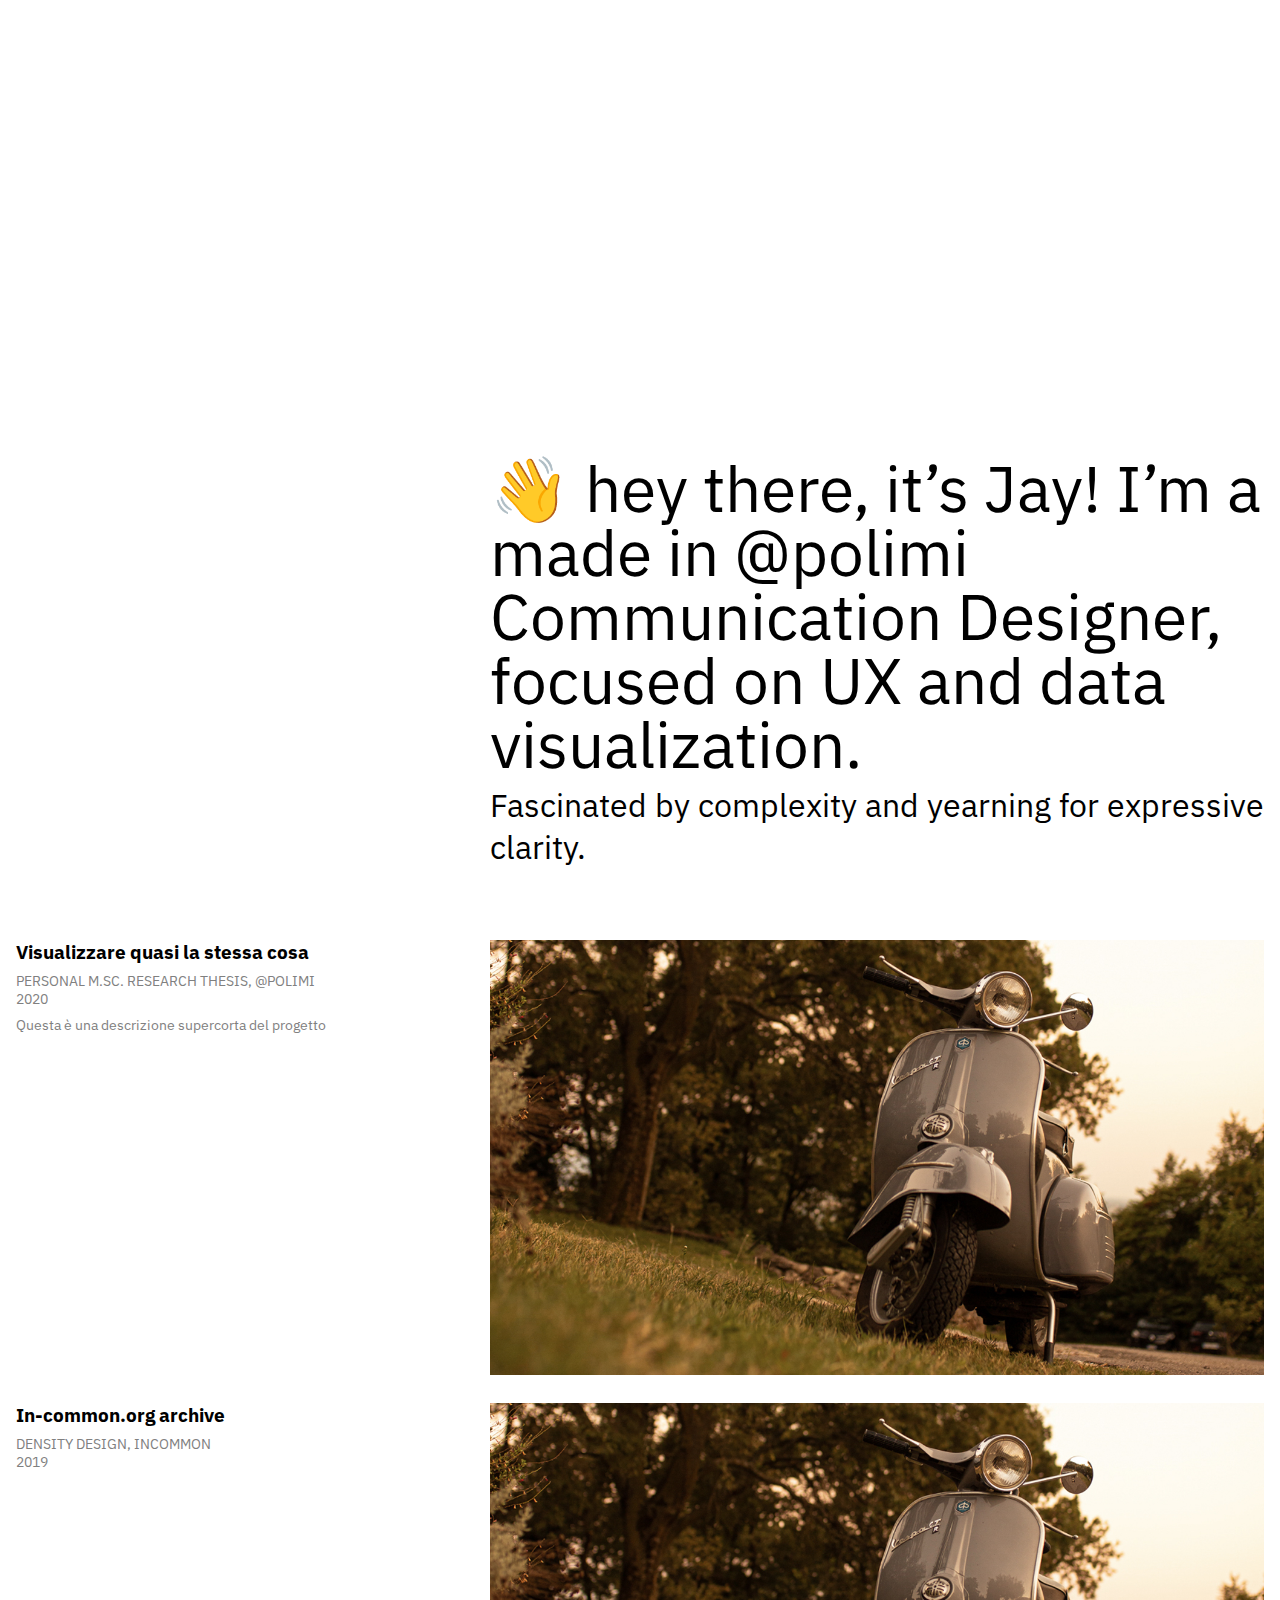
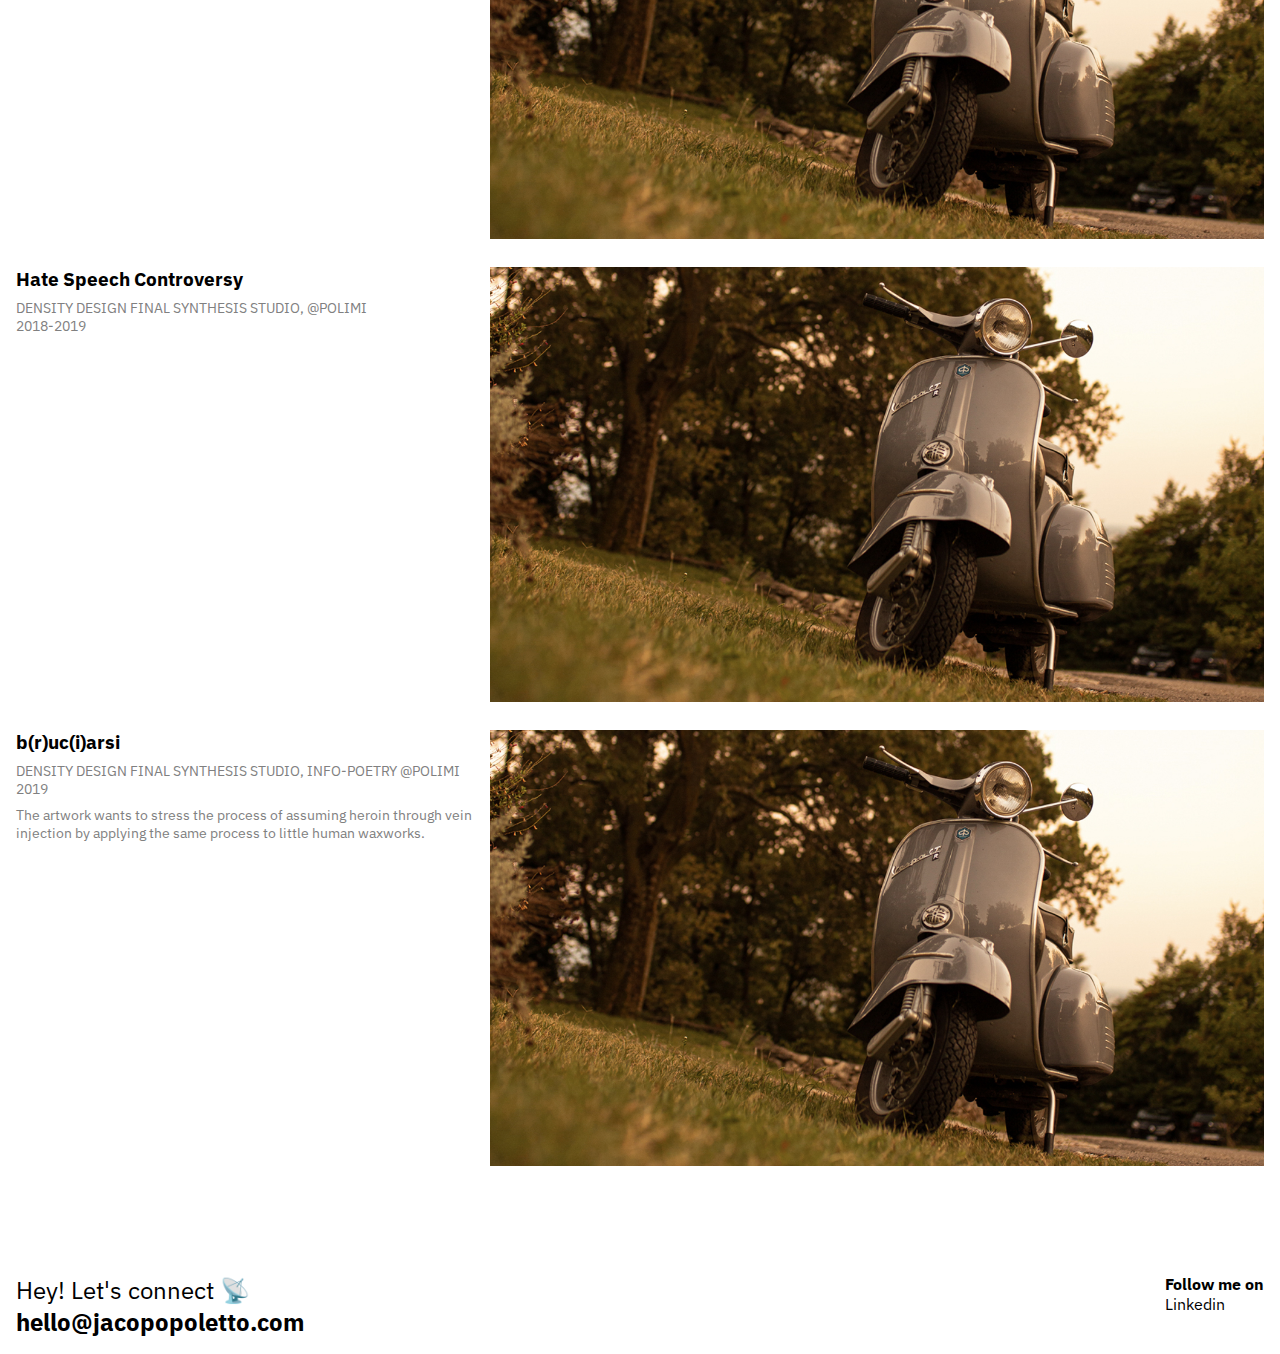
<file: index.html>
<!DOCTYPE html>
<html lang="en">
<head>
    <meta charset="UTF-8">
    <meta name="viewport" content="width=device-width, initial-scale=1.0">
    <title>Jacopo Poletto - Commmunication Designer</title>
    <link href="https://fonts.googleapis.com/css2?family=IBM+Plex+Sans:ital,wght@0,400;0,700;1,400&display=swap" rel="stylesheet">
    <link rel="stylesheet" href="/style.css">
    <script scr="nav.js"></script>
</head>

<body>
    
    <header>
        <div class="header-container">
            <h1>👋 hey there, it’s Jay! I’m a made in @polimi Communication Designer, focused on UX and data visualization.</h1>
            <h2>Fascinated by complexity and yearning for expressive clarity.</h2>
        </div>
    </header>
    <main>
        <div class="selected-project-container">
            <div class="selected-project-info">
                <h3>Visualizzare quasi la stessa cosa</h3>
                <p>Personal M.Sc. Research Thesis, <a href="https://www.design.polimi.it/it">@polimi</a><br>2020</p>
                <p class="project-super-short">Questa è una descrizione supercorta del progetto</p>
            </div>
            <a href="/projects/visualizzare-quasi-la-stessa-cosa.html">
                <figure>
                    <img src="/assets/img/project.jpg">
                </figure>
            </a>
        </div>

        <div class="selected-project-container">
            <div class="selected-project-info">
                <h3>In-common.org archive</h3>
                <p>Density Design, incommon<br>2019</p>
            </div>
            <a href="#">
                <figure>
                    <img src="/assets/img/project.jpg">
                </figure>
            </a>
        </div>

        <div class="selected-project-container">
            <div class="selected-project-info">
                <h3>Hate Speech Controversy</h3>
                <p>Density Design Final Synthesis Studio, <a href="https://www.design.polimi.it/it">@polimi</a><br>2018-2019</p>
            </div>
            <a href="/projects/hate-speech-controversy.html">
                <figure>
                    <img src="/assets/img/project.jpg">
                </figure>
            </a>
        </div>

        <div class="selected-project-container">
            <div class="selected-project-info">
                <h3>b(r)uc(i)arsi</h3>
                <p>Density Design Final Synthesis Studio, Info-poetry <a href="https://www.design.polimi.it/it">@polimi</a><br>2019</p>
                <p class="project-super-short">The artwork wants to stress the process of assuming heroin through vein injection by applying the same process to little human waxworks.</p>
            </div>
            <a href="/projects/bruciarsi-infopoetry.html">
                <figure>
                    <img src="/assets/img/project.jpg">
                </figure>
            </a>
        </div>

    </main>
    <footer>
        <div class="footer-container">
            <div class="mail">
                <p>Hey! Let's connect 📡</p>
                <a href="mailto:>hello@jacopoletto.com">hello@jacopopoletto.com</a>    
            </div>
            <div class="follow">
                <h4>Follow me on</h4>
                <a href="https://www.linkedin.com/in/jacopopoletto/">Linkedin</a>
            </div>  
        </div>

    </footer>


</body>
</html>
</file>
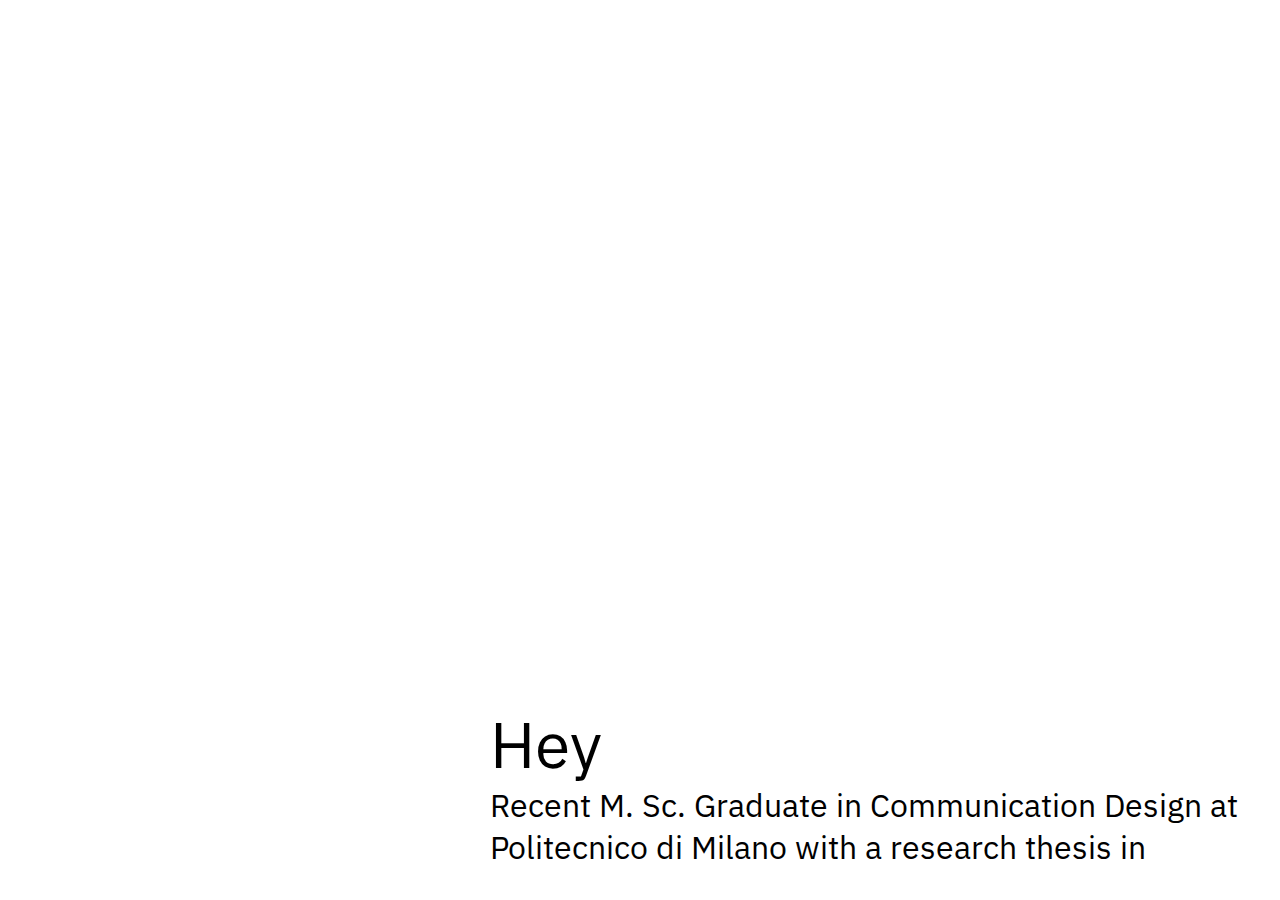
<file: about.html>
<!DOCTYPE html>
<html lang="en">
<head>
    <meta charset="UTF-8">
    <meta name="viewport" content="width=device-width, initial-scale=1.0">
    <title>Jacopo Poletto — About</title>
    <link href="https://fonts.googleapis.com/css2?family=IBM+Plex+Sans:ital,wght@0,400;0,700;1,400&display=swap" rel="stylesheet">
    <link rel="stylesheet" href="/style.css">
    <script scr="nav.js"></script>
</head>
<body>
    <header>
        <div class=header-container>
            <h1>Hey</h1>
            <h2>Recent M. Sc. Graduate in Communication Design at Politecnico di Milano with a research thesis in </h2>
        </div>
    </header>
    
</body>
</html>
</file>
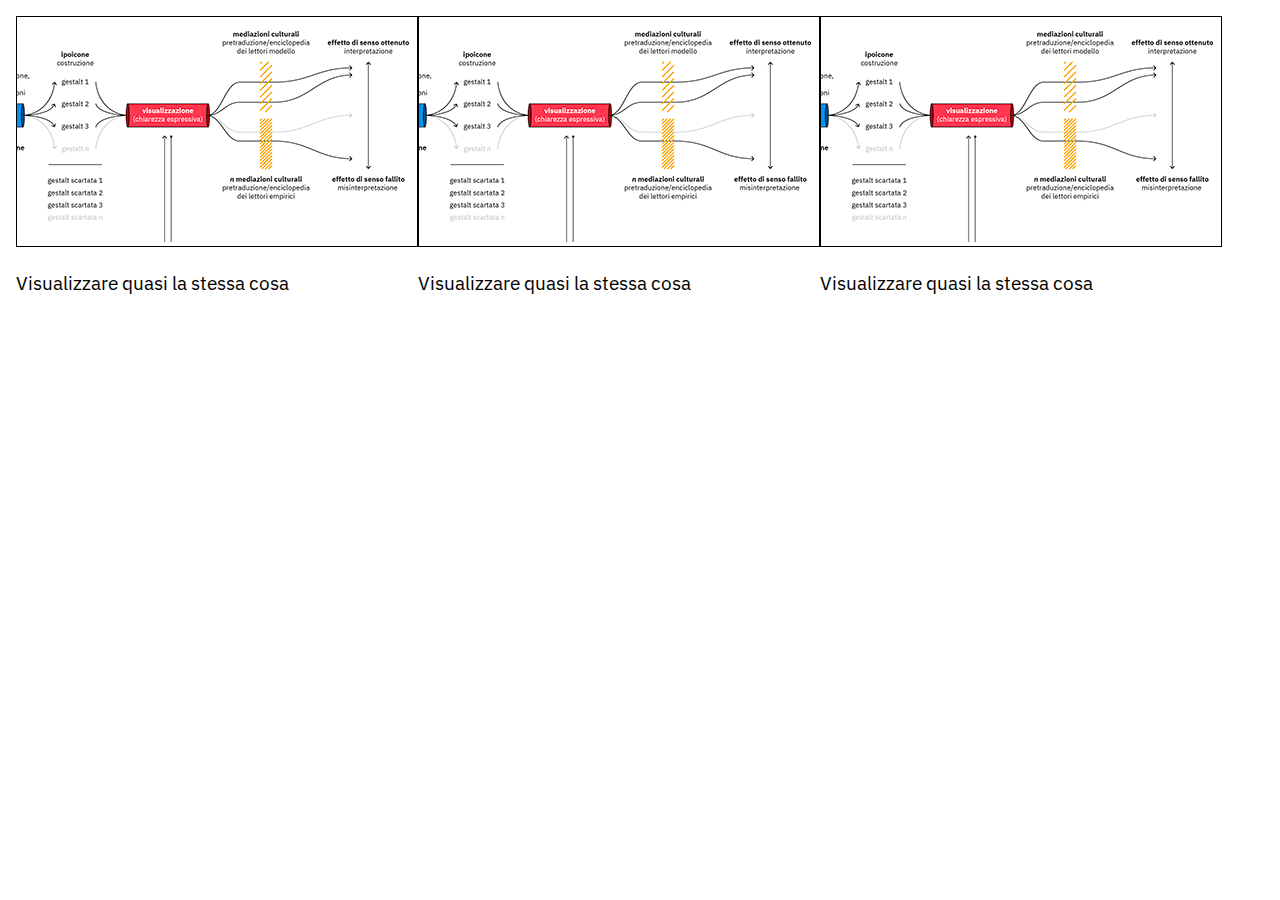
<file: projects.html>
<!DOCTYPE html>
<html lang="en">
<head>
    <meta charset="UTF-8">
    <meta name="viewport" content="width=device-width, initial-scale=1.0">
    <title>Jacopo Poletto — Projects</title>

    <link href="https://fonts.googleapis.com/css2?family=IBM+Plex+Sans:ital,wght@0,400;0,700;1,400&display=swap" rel="stylesheet">
    <link rel="stylesheet" href="/style.css">
    <script scr="nav.js"></script>

</head>
<body>
    <main>
        <div class="all-projects-container">
            <a class="project-container" href="#">
                <figure class="project-thumbnail">
                    <img src="/assets/img/visualizzare-quasi-la-stessa-cosa/thumbnail-visualizzare-quasi-la-stessa-cosa.png">
                </figure>
                <div class="project-info">
                    <h3>Visualizzare quasi la stessa cosa</h3>
                </div>
            </a>
            <a class="project-container" href="#">
                <figure class="project-thumbnail">
                    <img src="/assets/img/visualizzare-quasi-la-stessa-cosa/thumbnail-visualizzare-quasi-la-stessa-cosa.png">
                </figure>
                <div class="project-info">
                    <h3>Visualizzare quasi la stessa cosa</h3>
                </div>
            </a>
            <a class="project-container" href="#">
                <figure class="project-thumbnail">
                    <img src="/assets/img/visualizzare-quasi-la-stessa-cosa/thumbnail-visualizzare-quasi-la-stessa-cosa.png">
                </figure>
                <div class="project-info">
                    <h3>Visualizzare quasi la stessa cosa</h3>
                </div>
            </a>



        </div>

    </main>
    
</body>
</html>
</file>
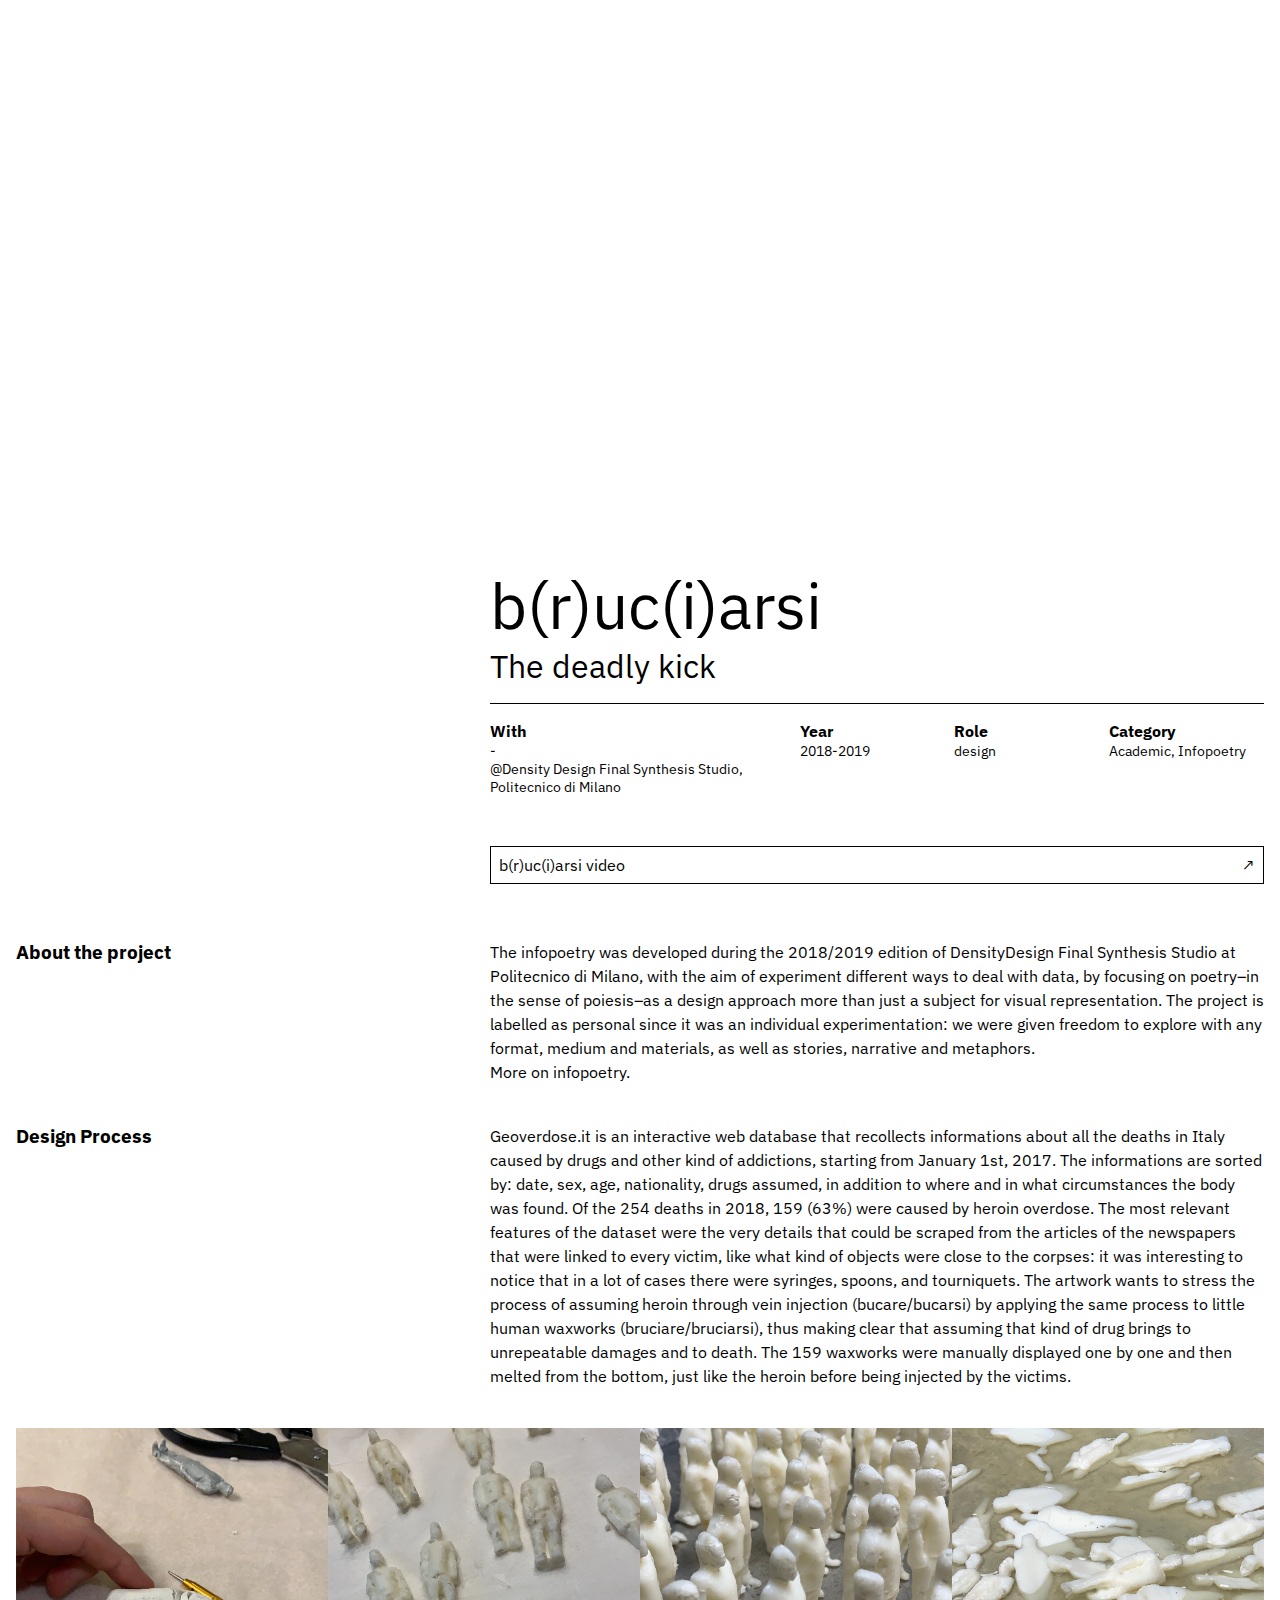
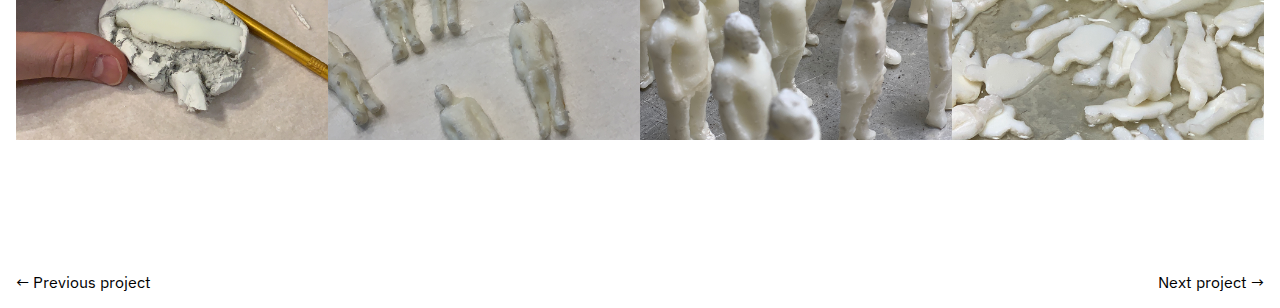
<file: projects/bruciarsi-infopoetry.html>
<!DOCTYPE html>
<html lang="en">
<head>
    <meta charset="UTF-8">
    <meta name="viewport" content="width=device-width, initial-scale=1.0">
    <title>b(r)uc(i)arsi - Infopoetry</title>
    <link href="https://fonts.googleapis.com/css2?family=IBM+Plex+Sans:ital,wght@0,400;0,700;1,400&display=swap" rel="stylesheet">
    <link rel="stylesheet" href="/style.css">
    <script scr="nav.js"></script>
</head>
<body>

    <header>
        <div class="header-container">
            <h1>b(r)uc(i)arsi</h1>
            <h2>The deadly kick</h2>
            <div class="project-info-container">
                <div class="info-wide">
                    <h3>With</h3>
                    <span>-</span>
                    <span><br>@Density Design Final Synthesis Studio, Politecnico di Milano</span>
                </div>
                <div class="info-small">
                    <h3>Year</h3>
                    <span>2018-2019</span>
                </div>
                <div class="info-small">
                    <h3>Role</h3>
                    <span>design</span>
                </div>
                <div class="info-small">
                    <h3>Category</h3>
                    <span>Academic, Infopoetry</span>
                </div>
            </div>
            <div class="project-links-container">
                <a class="project-link-unique" href="https://infopoetry.densitydesign.org/infopoetries/b-r-uc-i-arsi.html" target="_blank">
                    <span>b(r)uc(i)arsi video</span>
                    <span>↗</span>
                </a>
            </div>

        </div>

    </header>

    <main>
        <div class="project-description">
            <div class="paragraph-title">
                <h3>About the project</h3>
            </div>
            <div class="paragraph-content">
                <p>The infopoetry was developed during the 2018/2019 edition of DensityDesign Final Synthesis Studio at Politecnico di Milano, with the aim of experiment different ways to deal with data, by focusing on poetry–in the sense of poiesis–as a design approach more than just a subject for visual representation. The project is labelled as personal since it was an individual experimentation: we were given freedom to explore with any format, medium and materials, as well as stories, narrative and metaphors.<br>More on infopoetry.</p>
            </div>
        </div>

        <div class="project-description">
            <div class="paragraph-title">
                <h3>Design Process</h3>
            </div>
            <div class="paragraph-content">
                <p>Geoverdose.it is an interactive web database that recollects informations about all the deaths in Italy caused by drugs and other kind of addictions, starting from January 1st, 2017. The informations are sorted by: date, sex, age, nationality, drugs assumed, in addition to where and in what circumstances the body was found. Of the 254 deaths in 2018, 159 (63%) were caused by heroin overdose. The most relevant features of the dataset were the very details that could be scraped from the articles of the newspapers that were linked to every victim, like what kind of objects were close to the corpses: it was interesting to notice that in a lot of cases there were syringes, spoons, and tourniquets. The artwork wants to stress the process of assuming heroin through vein injection (bucare/bucarsi) by applying the same process to little human waxworks (bruciare/bruciarsi), thus making clear that assuming that kind of drug brings to unrepeatable damages and to death. The 159 waxworks were manually displayed one by one and then melted from the bottom, just like the heroin before being injected by the victims.</p>
            </div>
        </div>

        <div class="project-multiple-screens">
            <figure class="figure-first">
                <img src="/assets/img/bruciarsi/bruciarsi_1.jpg">
            </figure>
            <figure class="figure-second">
                <img src="/assets/img/bruciarsi/bruciarsi_2.jpg">
            </figure>
            <figure class="figure-third">
                <img src="/assets/img/bruciarsi/bruciarsi_3.jpg">
            </figure>
            <figure class="figure-last">
                <img src="/assets/img/bruciarsi/bruciarsi_4.jpg">
            </figure>
        </div>

        <div class="pagination-container">
            <a class="pagination-prev">
                <span>←</span>
                <span>Previous project</span>
            </a>
            <a class="pagination-next">
                <span>Next project</span>
                <span>→</span>
            </a>
        </div>

    </main>
    
</body>
</html>
</file>
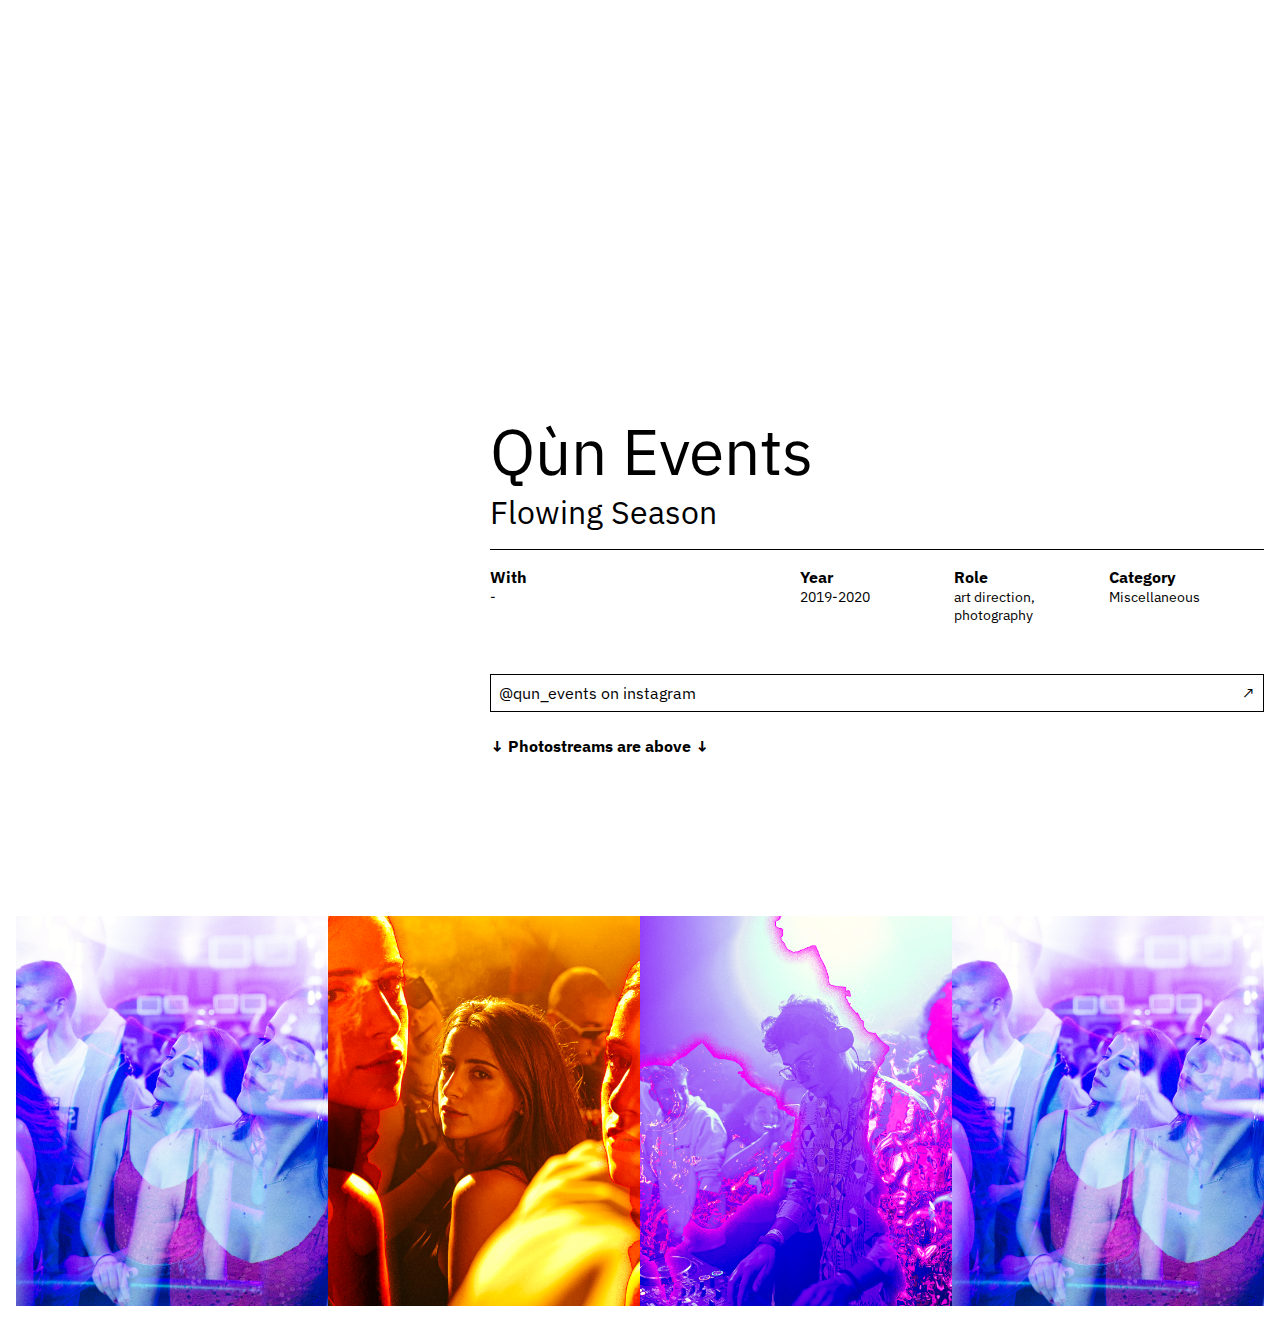
<file: projects/qun-events-flowing-season.html>
<!DOCTYPE html>
<html lang="en">
<head>
    <meta charset="UTF-8">
    <meta name="viewport" content="width=device-width, initial-scale=1.0">
    <title>Jacopo Poletto — Qùn Events</title>

    <link href="https://fonts.googleapis.com/css2?family=IBM+Plex+Sans:ital,wght@0,400;0,700;1,400&display=swap" rel="stylesheet">
    <link rel="stylesheet" href="/style.css">
    <script scr="nav.js"></script>

</head>

<body>
    <header>
        <div class="header-container">
            <h1>Qùn Events</h1>
            <h2>Flowing Season</h2>
            <div class="project-info-container">
                <div class="info-wide">
                    <h3>With</h3>
                    <span>-</span>
                </div>
                <div class="info-small">
                    <h3>Year</h3>
                    <span>2019-2020</span>
                </div>
                <div class="info-small">
                    <h3>Role</h3>
                    <span>art direction, photography</span>
                </div>
                <div class="info-small">
                    <h3>Category</h3>
                    <span>Miscellaneous</span>
                </div>
            </div>
            <div class="project-links-container">
                <a class="project-link-unique" href="https://www.instagram.com/qun_events/" target="_blank">
                    <span>@qun_events on instagram</span>
                    <span>↗</span>
                </a>
            </div>

            <div class="see-process">
                <span>↓ Photostreams are above ↓</span>
            </div>

        </div>

    </header>

    <main>
        <div class="photo-container">
            <figure>
                <img src="/assets/img/qun-events/flowing-season/QUN-FS-photostream01-_feed058.jpg">
            </figure>
            <figure>
                <img src="/assets/img/qun-events/flowing-season/QUN-FS-photostream02_005.png">
            </figure>
            <figure>
                <img src="/assets/img/qun-events/flowing-season/QÙN-FS-photostream03-01.png">
            </figure>
            <figure>
                <img src="/assets/img/qun-events/flowing-season/QUN-FS-photostream01-_feed058.jpg">
            </figure>

        </div>
    </main>
    
</body>

</html>
</file>
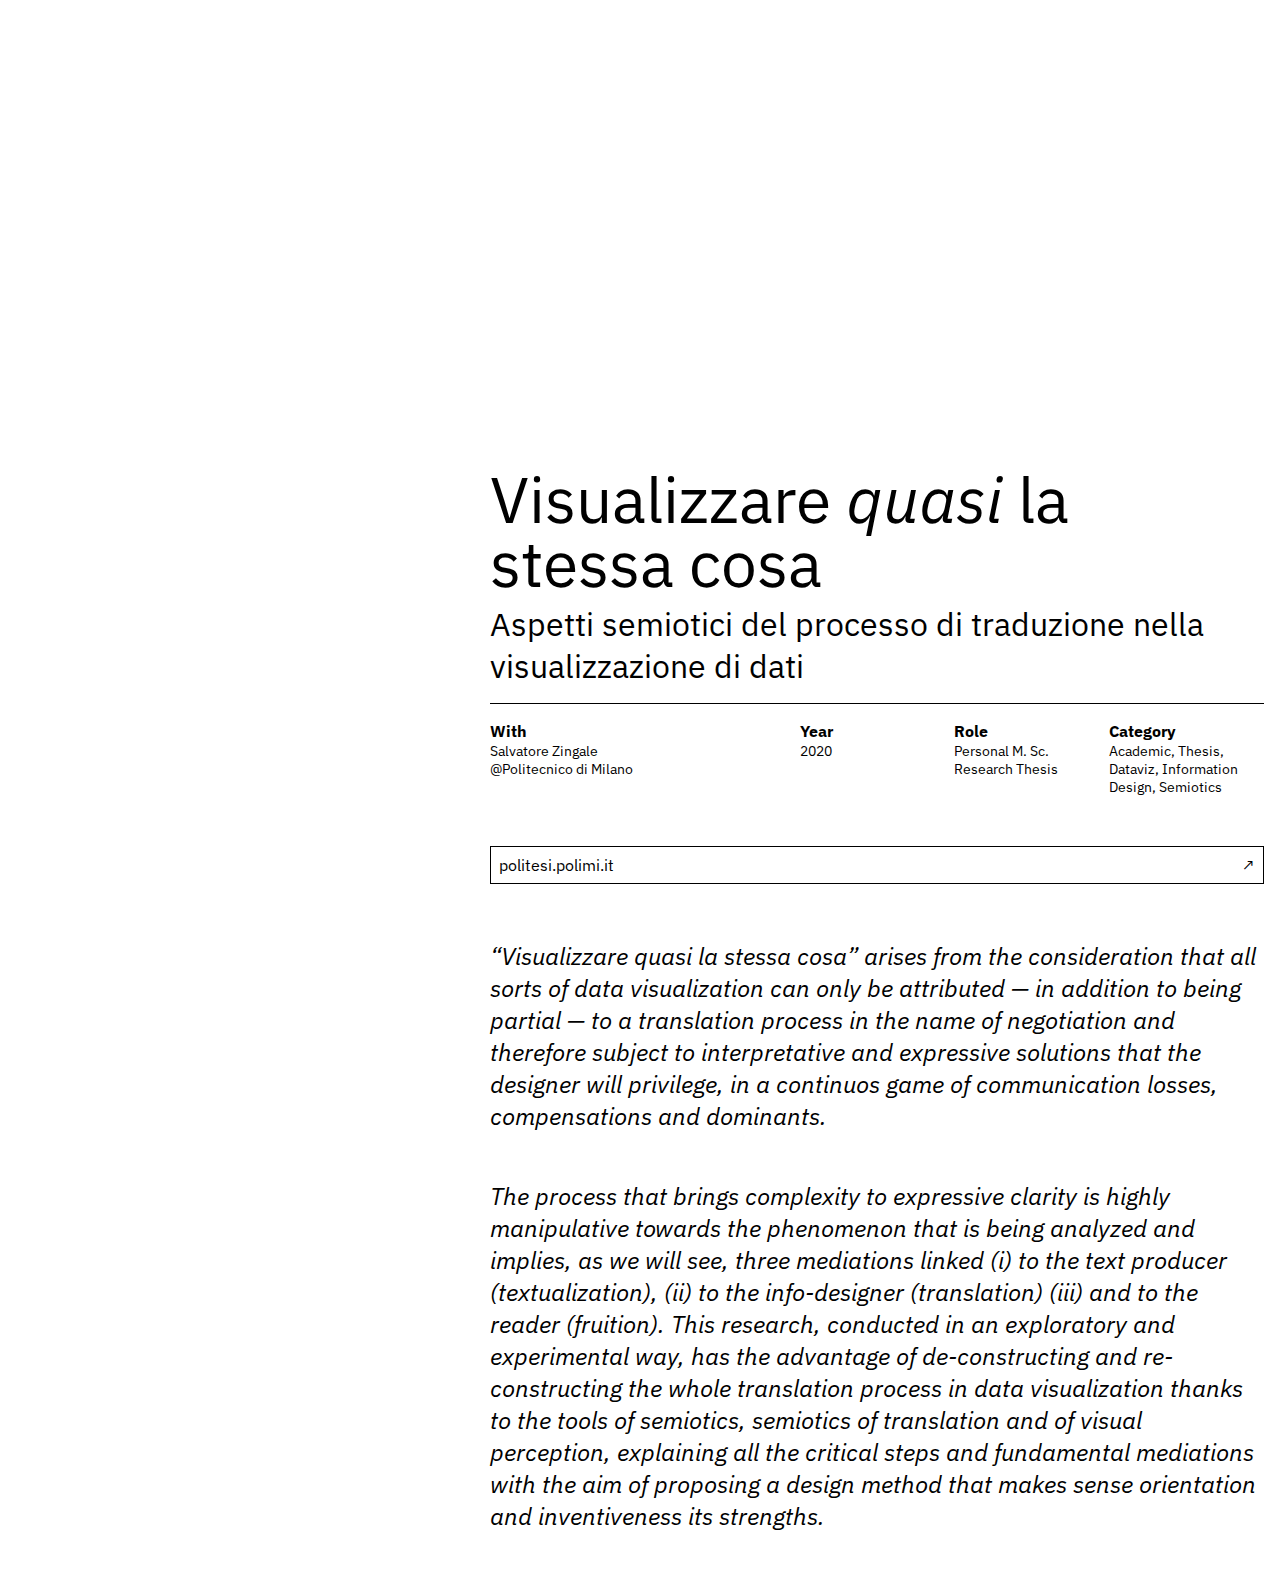
<file: projects/visualizzare-quasi-la-stessa-cosa.html>
<!DOCTYPE html>
<html lang="en">
<head>
    <meta charset="UTF-8">
    <meta name="viewport" content="width=device-width, initial-scale=1.0">
    <title>Visualizzare quasi la stessa cosa</title>
    <link href="https://fonts.googleapis.com/css2?family=IBM+Plex+Sans:ital,wght@0,400;0,700;1,400&display=swap" rel="stylesheet">
    <link rel="stylesheet" href="/style.css">
    <script scr="nav.js"></script>

</head>
<body>
    <header>
        <div class="header-container">
            <h1>Visualizzare <span class="italic">quasi</span> la stessa cosa</h1>
            <h2>Aspetti semiotici del processo di traduzione nella visualizzazione di dati</h2>
            <div class="project-info-container">
                <div class="info-wide">
                    <h3>With</h3>
                    <span>Salvatore Zingale</span>
                    <span><br>@Politecnico di Milano</span>
                </div>
                <div class="info-small">
                    <h3>Year</h3>
                    <span>2020</span>
                </div>
                <div class="info-small">
                    <h3>Role</h3>
                    <span>Personal M. Sc. Research Thesis</span>
                </div>
                <div class="info-small">
                    <h3>Category</h3>
                    <span>Academic, Thesis, Dataviz, Information Design, Semiotics</span>
                </div>
            </div>
            <div class="project-links-container">
                <a class="project-link-unique" href="http://hdl.handle.net/10589/154594" target="_blank">
                    <span>politesi.polimi.it</span>
                    <span>↗</span>
                </a>
            </div>
        </div>
    </header>

    <section>
        <div class="abstract-container">
            <div class="abstract-content">
                <p>“Visualizzare quasi la stessa cosa” arises from the consideration that all sorts of data visualization can only be attributed — in addition to being partial — to a translation process in the name of negotiation and therefore subject to interpretative and expressive solutions that the designer will privilege, in a continuos game of communication losses, compensations and dominants.</p>
                <p>The process that brings complexity to expressive clarity is highly manipulative towards the phenomenon that is being analyzed and implies, as we will see, three mediations linked (i) to the text producer (textualization), (ii) to the info-designer (translation) (iii) and to the reader (fruition). This research, conducted in an exploratory and experimental way, has the advantage of de-constructing and re-constructing the whole translation process in data visualization thanks to the tools of semiotics, semiotics of translation and of visual perception, explaining all the critical steps and fundamental mediations with the aim of proposing a design method that makes sense orientation and inventiveness its strengths.</p>
            </div>
        </div>
    </section>
</body>
</html>
</file>
<file: style.css>
* {
    padding: 0px;
    margin: 0px;
    box-sizing: border-box;
}

div {
    display: block;
}

body {
    font-family: 'IBM Plex Sans', sans-serif;
}

h1, h2, h3, h4, h5, h6 {
    margin: 0;
    padding: 0;
}

nav, header, main, footer, section {
    padding: 16px;
    margin: 0px;
}

video {
    margin-top: 24px;
    margin-bottom: 24px;
    border: 1px solid black;
}


/* nav style */
nav {
    position:fixed;
    width: 100%;
    padding: 16px;
    background-color: white;
    color:black;
    z-index: 1;
}

.nav-container {
    display: flex;
    justify-content: space-between;
    flex-wrap: wrap;
    align-items: center;
    color: inherit;
}

nav .logo {
    font-size: 24px;
    font-weight: 400;
    cursor: pointer;
    color: inherit;
}

.logo h3 {
    font-weight: inherit;
}

.nav-links {
    margin-top: 16px;
    color: inherit;
}

.burger {
    display: block;
    cursor: pointer;
}

.line1, .line2 {
    width: 28px;
    height: 2px;
    background-color: black;
    margin-top: 4px;
    margin-bottom: 4px;
}

.line1 {
    transform: translateY(-3px);
    /* transition: ;*/
}

.line2 {
    transform: translateY(3px);
    /* transition: ;*/
}

.nav-links {
    flex-basis: 100%;
    color: inherit;
}

.nav-links li {
    list-style: none;
    margin-top: 4px;
    margin-bottom: 4px;
    color: inherit;
}

.nav-links a {
    cursor: pointer;
    color: inherit;
}

.nav-links a:hover, .nav-links a:focus {
    text-decoration: underline;
}

/* header style */
header {
    width: 100%;
    min-height: 100vh;
    display: flex;
    justify-content: flex-end;
    align-items: flex-end;
}

section {
    width: 100%;
    display: flex;
    justify-content: flex-end;
    align-items: flex-end;
}

.header-container {
    width: 100%;
}

.abstract-container {
    width: 100%;
}

.abstract-container p {
    font-size: 24px;
    margin-top: 24px;
    margin-bottom: 48px;
    font-style: italic;
}

h1 {
    font-size: 48px;
    line-height: 48px;
    font-weight: 400;
    margin-top: 64px;
    margin-bottom: 8px;
}

/* fix-header-h1 */
@media screen and (max-width: 320px) {
    h1 {
        font-size: 32px;
    }
}

h2 {
    font-size: 24px;
    font-weight: 400;
    margin-bottom: 16px;
}

.project-info-container {
    border-top: 1px solid black;
    display: flex;
    flex-wrap: wrap;
    justify-content: space-between;
    min-height: auto;
    margin-bottom: 48px;
    font-size: 14px;
}

.info-wide {
    width: 50%;
    padding-right: 8px;
}

.info-small {
    width: 50%;
}

.info-wide h3 {
    margin-top: 16px;
}

.info-small h3 {
    margin-top: 16px;
}

.project-links-container {
    display: flex;
    flex-direction: column;
    align-items: center;
}

a {
    color: black;
    text-decoration: none;
}

.project-link {
    border: 1px solid black;
    width: 100%;
    margin-top: 2px;
    display: flex;
    justify-content: space-between;
}

.project-link:hover, .project-link:focus {
    background-color: black;
    color: white;
    transition: all 0.3s ease;
}

.project-link {
    padding: 8px;
    width: 100%;
}

.project-link-unique {
    border: 1px solid black;
    width: 100%;
    margin-top: 2px;
    display: flex;
    justify-content: space-between;
}

.project-link-unique:hover, .project-link-unique:focus {
    background-color: black;
    color: white;
    transition: all 0.3s ease;
}

.project-link-unique {
    padding: 8px;
    width: 100%;
}

.see-process span {
    font-weight: 700;
    margin-top: 24px;
    animation: animate 1.5s linear infinite;
    position: relative;
    display: inline-block;
}

@keyframes animate {
    0% {
        transform: translateY(-20px);
    }
    10% {
        transform: translateY(-10px); 
    }
}


/* main style */
.selected-project-container {
    display: flex;
    flex-direction: column;
    margin: 24px 0 24px 0;
}

.selected-project-info {
    font-weight: 700;
    padding-top: 8px;
    padding-bottom: 24px;
    font-size: 16px;
    order: 2;
}

.selected-project-container p {
    font-size: 14px;
    font-weight: 400;
    text-transform: uppercase;
    color: grey;
    margin-top: 8px;

}

.selected-project-container .project-super-short {
    display: none;
    text-transform: none;
}


.selected-project-container a {
    color: inherit;
    cursor: pointer;
    order: 1;
}

img {
    margin: 0;
    width: 100%;
    border-style: none;
}

.project-description {
    width: 100%;
    display: flex;
    flex-direction: column;
    font-weight: 400;
    font-size: 16px;
    line-height: 24px;
}

.paragraph-title {
    font-weight: 700;
    padding-top: 24px;
    font-size: 16px;
}

.paragraph-content {
    width: var(--content-width);
}

.paragraph-content p {
    font-size: 16px;
    line-height: inherit;
    margin: 8px 0 16px 0;
}

.bold {
    font-weight: 700;
}

.italic {
    font-style: italic;
}

.underline {
    text-decoration: underline;
}

.project-multiple-screens {
    display: flex;
    flex-direction: row;
    flex-wrap: wrap;
    width: 100%;
}

.project-multiple-screens figure {
    max-width: 50%;
}

.project-multiple-screens img {
    max-width: 100%;
}

.all-projects-container {
    display: flex;
    flex-direction: row;
    flex-wrap: wrap;
    width: 100%;
}

.all-projects-container .project-container {
    display: flex;
    flex-direction: column;
}

.project-container h3{
    font-weight: 400;
}

.project-container figure {
    width: 100%;
}

figure img {
    width: 100%;
    height: auto;
}


.project-thumbnail {
    border: 1px solid black;
    margin-bottom: 24px;
    width: 100%;
}

main .photo-container {
    display: flex;
    flex-direction: column;
}




/* pagination style */
.pagination-container {
    display: flex;
    justify-content: space-between;
    margin-top: 128px;
}

.pagination-continer a {
    color: inherit;
}

.pagination-continer span {
    color: inherit;
}

/* footer style */
.footer-container {
    display: flex;
    flex-direction: column;
    margin-top: 48px;
}

.mail p {
    font-size: 24px;
}

.mail a{
    font-size: 24px;
    font-weight: 700;
}

.follow h4 {
    margin-top: 24px;
}

.follow a:hover, .follow a:focus {
    text-decoration: underline;
}


/* tablet */
@media screen and (min-width: 768px) {
    .project-info-container {
        flex-direction: row;
    }

    .info-wide {
        width: 40%;
        padding-right: 8px;
    }
    
    .info-small {
        width: 20%;
    }
    
    .project-links-container {
        flex-direction: row;
    }

    .project-link {
        margin: 4px;
    }

    .project-multiple-screens {
        display: flex;
        flex-direction: row;
    }

    .project-multiple-screens figure {
        width: 25%;
    }

    .footer-container {
        flex-direction: row;
        justify-content: space-between;
    }

    .follow h4{
        margin-top: 0;
    }

    main .photo-container {
        flex-direction: row;
    }

}


/* desktop */
@media screen and (min-width: 1024px) {
    nav {
        position: relative;
        margin-left: auto;
        margin-right: auto;
        align-items: center;
        max-width: 1280px;
    }

    .nav-container {
        align-items: baseline;
    }

    .burger {
        display: none;
    }

    .nav-links {
        flex-basis: 0%;
        display: flex;
        flex-direction: row;
        margin-top: 0px;
    }

    .nav-links li {
        padding-left: 32px;
        display: block;
    }
    
    header, section {
        margin-left: auto;
        margin-right: auto;
        max-width: 1280px;
    }

    .header-container {
        max-width: 774px;
    }

    .abstract-container {
        max-width: 774px;
    }

    h1 {
        font-size: 64px;
        line-height: 64px;
    }

    h2 {
        font-size: 32px;
    }

    .see-process {
        margin-bottom: 128px;
    }

    main, footer {
       margin-left: auto;
       margin-right: auto;
       align-items: center;
       max-width: 1280px;
    }

    .selected-project-container {
        flex-direction: row;
        justify-content: space-between;
        margin: 24px 0 24px 0;
    }

    .selected-project-info {
        padding-top: 0;
        padding-right: 16px;
        padding-bottom: 0;
        order: 1;
    }

    .selected-project-container .project-super-short {
        display: block;
    }
    

    .selected-project-container a {
        order: 2;
    }

    .selected-project-container figure {
        width: 774px;
    }
    
    .project-description {
        flex-direction: row;
        justify-content: space-between;
        margin: 24px 0 24px 0;
    }

    .paragraph-title {
        width: 343px;
        padding-top: 0px;
    }

    .paragraph-content {
        max-width: 774px;
    }

    .paragraph-content p{
        margin: 0 0 16px 0;
    }

}

@media (prefers-color-scheme: dark) {
    /* defaults to dark theme */
    body { 
      color: #eee;
      background-color: #121212;
    }

    nav {
        color: #eee;
        background-color: #121212;
    }

    .line1, .line2 {
        background-color: #eee;
    }
    

    .project-link {
        border: 1px solid #eee;
        width: 100%;
        margin-top: 2px;
        display: flex;
        justify-content: space-between;
    }

    .project-link-unique {
        border: 1px solid #eee;
    }
    
    .project-link-unique:hover, .project-link-unique:focus {
        background-color: #eee;
        color: #121212;
    }
    
    a {
        color: #eee;
    }
    
    .project-link:hover, .project-link:focus {
        background-color: #eee;
        color: #121212;
        transition: all 0.3s ease;
    }

    video {
        border: 1px solid #eee;
    }

    .project-info-container {
        border-top: 1px solid #eee;
    }



 }
</file>
